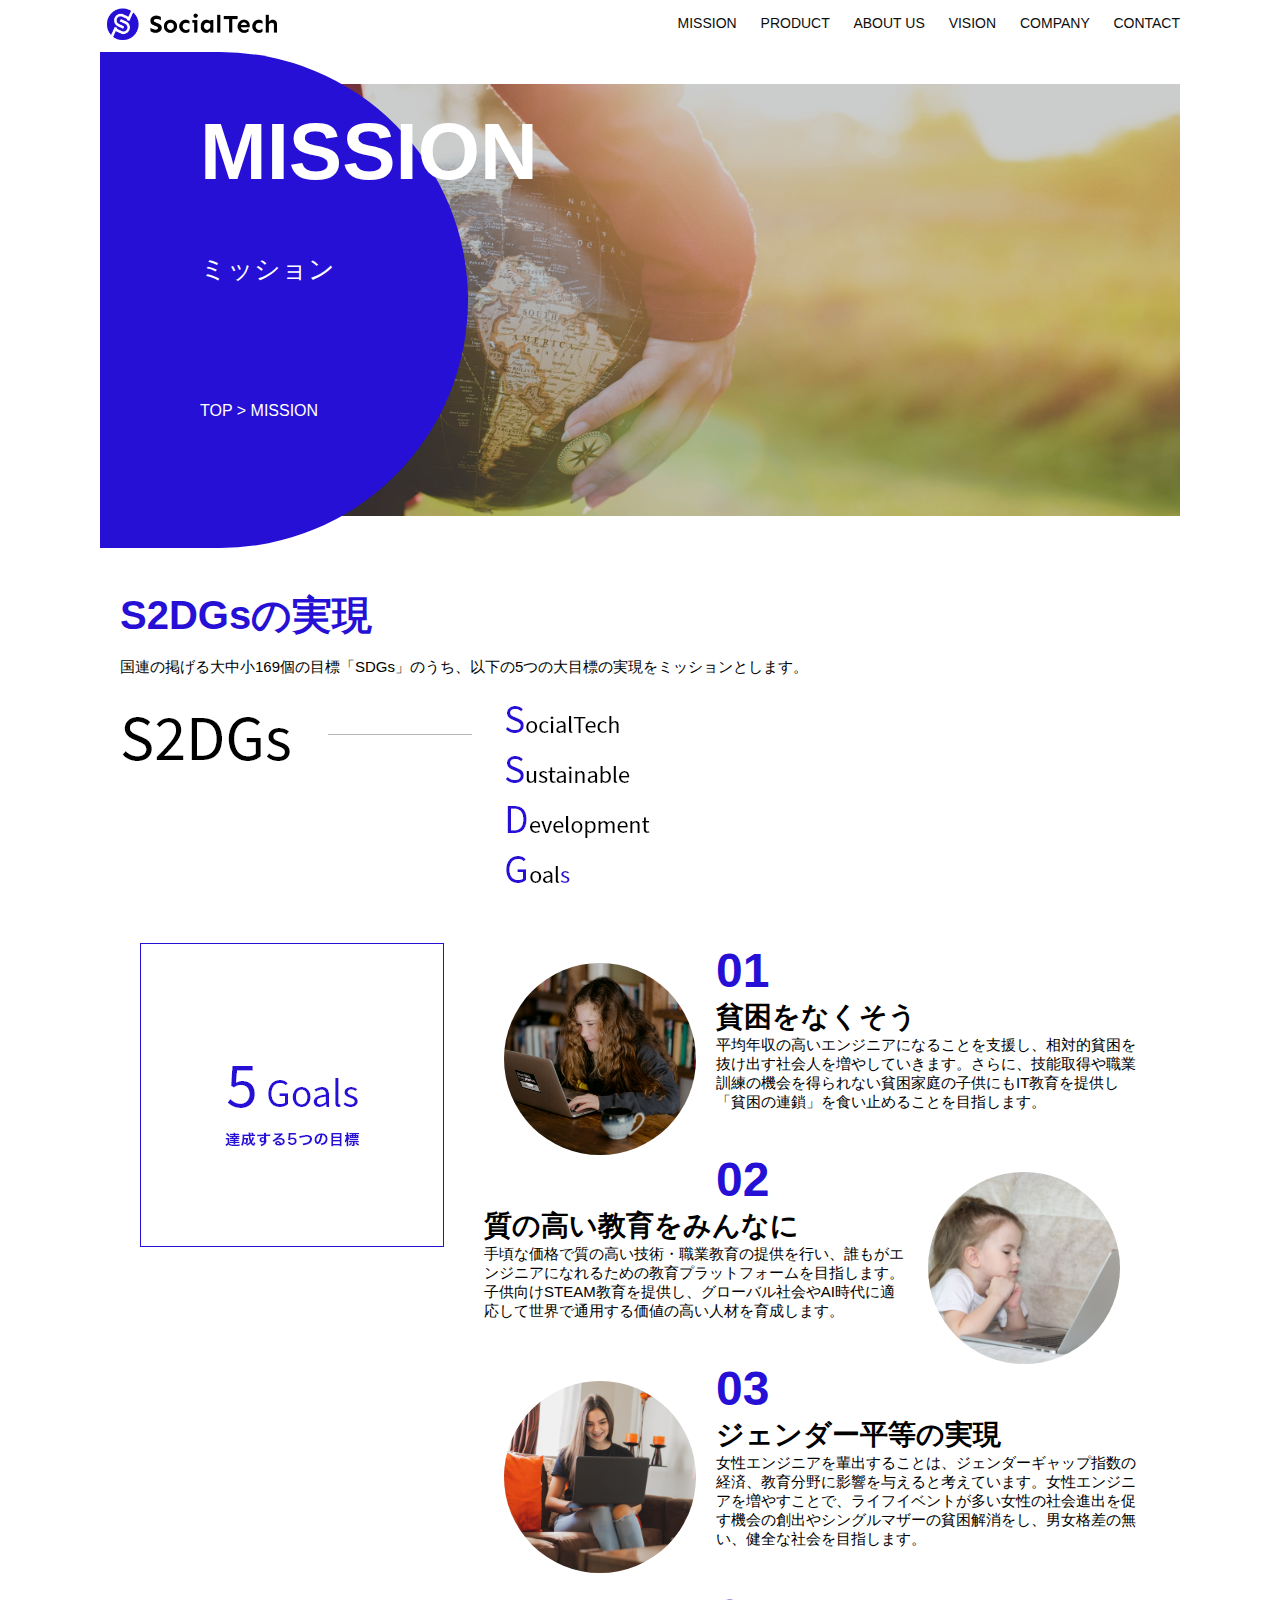
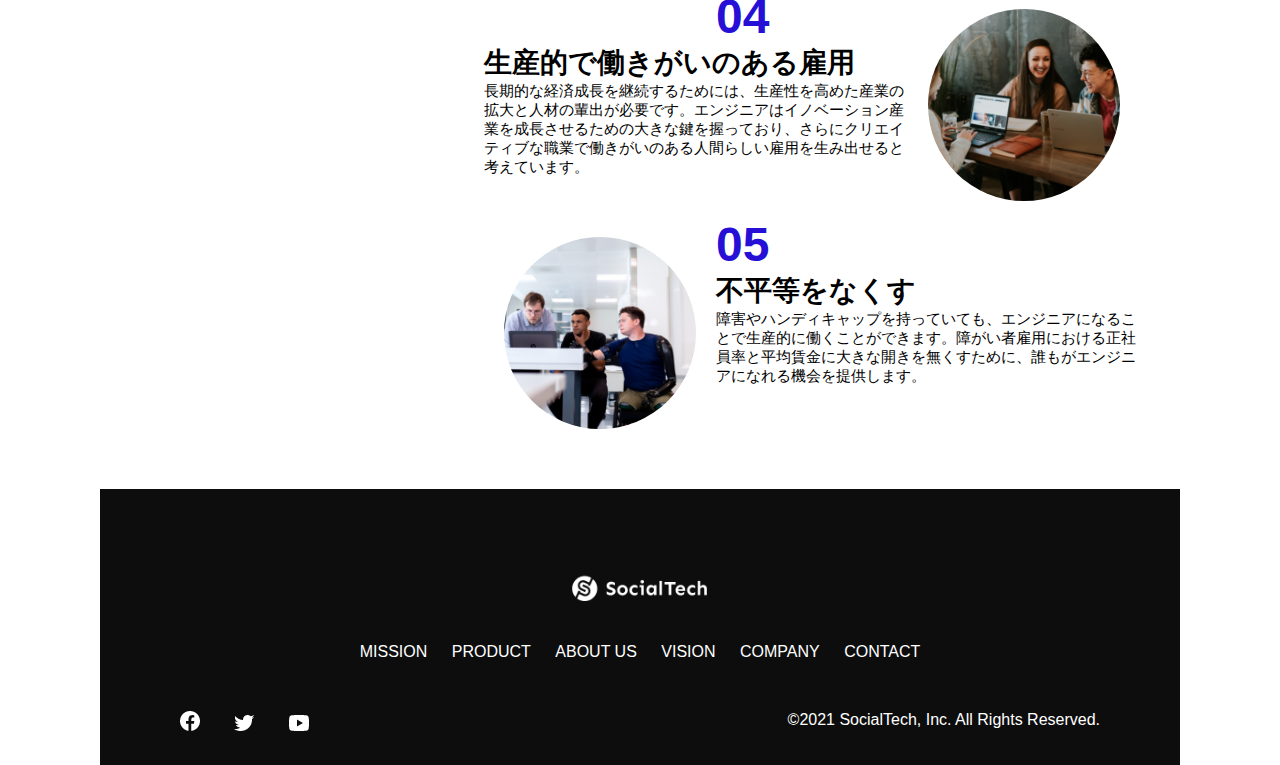
<file: kadai_tutorial_output/mission.html>
<!DOCTYPE html>
<html>

<head>
    <title>SocialTech - MISSON ミッション -</title>
    <meta charset="utf-8">
    <meta name="description" content="SocialTechが目指す5つの目標（S2DGs）を紹介します">
    <meta name="viewport" content="width=device-width, initial-scale=1.0">
    <link rel="stylesheet" href="style.css">
</head>

<body>
    <!-- ヘッダー -->
    <header>
        <!-- ロゴ -->
        <a href="index.html" id="logo"><img src="images/logo.png" alt="トップページに戻る"></a>

        <!-- PC用ナビゲーション -->
        <nav id="nav-pc">
            <a href="mission.html">MISSION</a>
            <a href="product.html">PRODUCT</a>
            <a href="index.html#aboutus">ABOUT US</a>
            <a href="index.html#vision">VISION</a>
            <a href="index.html#company">COMPANY</a>
            <a href="index.html#contact">CONTACT</a>
        </nav>

        <!-- スマホ用メニューボタン -->
        <img id="menu-sp" src="images/button-menu.png" alt="ナビゲーションを開く"
            onclick="document.getElementById('nav-sp').style.display = 'block'">

        <!-- スマホ用ナビゲーション -->
        <nav id="nav-sp">
            <img id="close" src="images/button-close.png" alt="ナビゲーションを閉じる"
                onclick="document.getElementById('nav-sp').style.display = 'none'">
            <a id="logo-sp" href="index.html" onclick="document.getElementById('nav-sp').style.display = 'none'"><img
                    src="images/logo-sp.png" alt="トップページに戻る"></a>
            <a class="menu" href="mission.html"
                onclick="document.getElementById('nav-sp').style.display = 'none'">MISSION</a>
            <a class="menu" href="product.html"
                onclick="document.getElementById('nav-sp').style.display = 'none'">PRODUCT</a>
            <a class="menu" href="index.html#aboutus"
                onclick="document.getElementById('nav-sp').style.display = 'none'">ABOUT US</a>
            <a class="menu" href="index.html#vision"
                onclick="document.getElementById('nav-sp').style.display = 'none'">VISION</a>
            <a class="menu" href="index.html#company"
                onclick="document.getElementById('nav-sp').style.display = 'none'">COMPANY</a>
            <a class="menu" href="index.html#contact"
                onclick="document.getElementById('nav-sp').style.display = 'none'">CONTACT</a>
            <div id="sns">
                <a href="https://www.facebook.com/sejuku2013"><img src="images/button-facebook.png"
                        alt="Facebookのリンク"></a>
                <a href="https://twitter.com/samuraijuku"><img src="images/button-twitter.png" alt="Twitterのリンク"></a>
                <a href="https://www.youtube.com/channel/UCCFOQO5aDK0xXam4cUQXT8g"><img src="images/button-youtube.png"
                        alt="YouTubeのリンク"></a>
            </div>
        </nav>
    </header>
    <main>
        <article>
            <section id="mission-main">
                <div id="mission-title">
                    <h1>MISSION</h1>
                    <span>ミッション</span>
                    <div>TOP > MISSION</div>
                </div>
            </section>
            <section id="mission-s2dgs">
                <h2 class="mission-h2">S2DGsの実現</h2>
                <p>国連の掲げる大中小169個の目標「SDGs」のうち、以下の5つの大目標の実現をミッションとします。</p>
                <img src="images/mission/mission-s2dgs.png" alt="S2DGs">
            </section>
            <section id="mission-5goals">
                <div>
                    <img id="s2dgs-image" src="images/mission/mission-5goals.png" alt="5Goals">
                </div>
                <div>
                    <div>
                        <img class="fivegoals-image-left" src="images/mission/mission-5goals01.png" alt="PCを操作する女の子">
                        <span class="fivegoals-number">01</span>
                        <h3 class="fivegoals-h3">貧困をなくそう</h3>
                        <p class="fivegoals-p">
                            平均年収の高いエンジニアになることを支援し、相対的貧困を抜け出す社会人を増やしていきます。さらに、技能取得や職業訓練の機会を得られない貧困家庭の子供にもIT教育を提供し「貧困の連鎖」を食い止めることを目指します。
                        </p>
                    </div>
                    <div>
                        <img class="fivegoals-image-right" src="images/mission/mission-5goals02.png"
                            alt="PCを見つめる小さい女の子">
                        <span class="fivegoals-number">02</span>
                        <h3 class="fivegoals-h3">質の高い教育をみんなに</h3>
                        <p class="fivegoals-p">
                            手頃な価格で質の高い技術・職業教育の提供を行い、誰もがエンジニアになれるための教育プラットフォームを目指します。子供向けSTEAM教育を提供し、グローバル社会やAI時代に適応して世界で通用する価値の高い人材を育成します。
                        </p>
                    </div>
                    <div>
                        <img class="fivegoals-image-left" src="images/mission/mission-5goals03.png" alt="PCを操作する女性">

                        <span class="fivegoals-number">03</span>
                        <h3 class="fivegoals-h3">ジェンダー平等の実現</h3>
                        <p class="fivegoals-p">
                            女性エンジニアを輩出することは、ジェンダーギャップ指数の経済、教育分野に影響を与えると考えています。女性エンジニアを増やすことで、ライフイベントが多い女性の社会進出を促す機会の創出やシングルマザーの貧困解消をし、男女格差の無い、健全な社会を目指します。
                        </p>
                    </div>
                    <div>
                        <img class="fivegoals-image-right" src="images/mission/mission-5goals04.png" alt="笑顔で話し合う3人の男女">
                        <span class="fivegoals-number">04</span>
                        <h3 class="fivegoals-h3">生産的で働きがいのある雇用</h3>
                        <p class="fivegoals-p">
                            長期的な経済成長を継続するためには、生産性を高めた産業の拡大と人材の輩出が必要です。エンジニアはイノベーション産業を成長させるための大きな鍵を握っており、さらにクリエイティブな職業で働きがいのある人間らしい雇用を生み出せると考えています。
                        </p>
                    </div>
                    <div>
                        <img class="fivegoals-image-left" src="images/mission/mission-5goals05.png"
                            alt="障害を持つ男性が生き生きと働く様子">
                        <span class="fivegoals-number">05</span>
                        <h3 class="fivegoals-h3">不平等をなくす</h3>
                        <p class="fivegoals-p">
                            障害やハンディキャップを持っていても、エンジニアになることで生産的に働くことができます。障がい者雇用における正社員率と平均賃金に大きな開きを無くすために、誰もがエンジニアになれる機会を提供します。
                        </p>
                    </div>
                </div>
            </section>
        </article>
        <footer>
            <div id="footer-logo">
                <img src="images/logo-sp.png" alt="SocialTech">
            </div>
            <div id="footer-link">
                <a href="mission.html">MISSION</a>
                <a href="product.html">PRODUCT</a>
                <a href="index.html#aboutus">ABOUT US</a>
                <a href="index.html#vision">VISION</a>
                <a href="index.html#company">COMPANY</a>
                <a href="index.html#contact">CONTACT</a>
            </div>
            <div id="sns-footer">
                <a href="https://www.facebook.com/sejuku2013"><img src="images/button-facebook.png"
                        alt="Facebookのリンク"></a>
                <a href="https://twitter.com/samuraijuku"><img src="images/button-twitter.png" alt="Twitterのリンク"></a>
                <a href="https://www.youtube.com/channel/UCCFOQO5aDK0xXam4cUQXT8g"><img src="images/button-youtube.png"
                        alt="YouTubeのリンク"></a>
                <span id="copyright">&copy;2021 SocialTech, Inc. All Rights Reserved. </span>
            </div>
        </footer>
    </main>
</body>

</html>
</file>
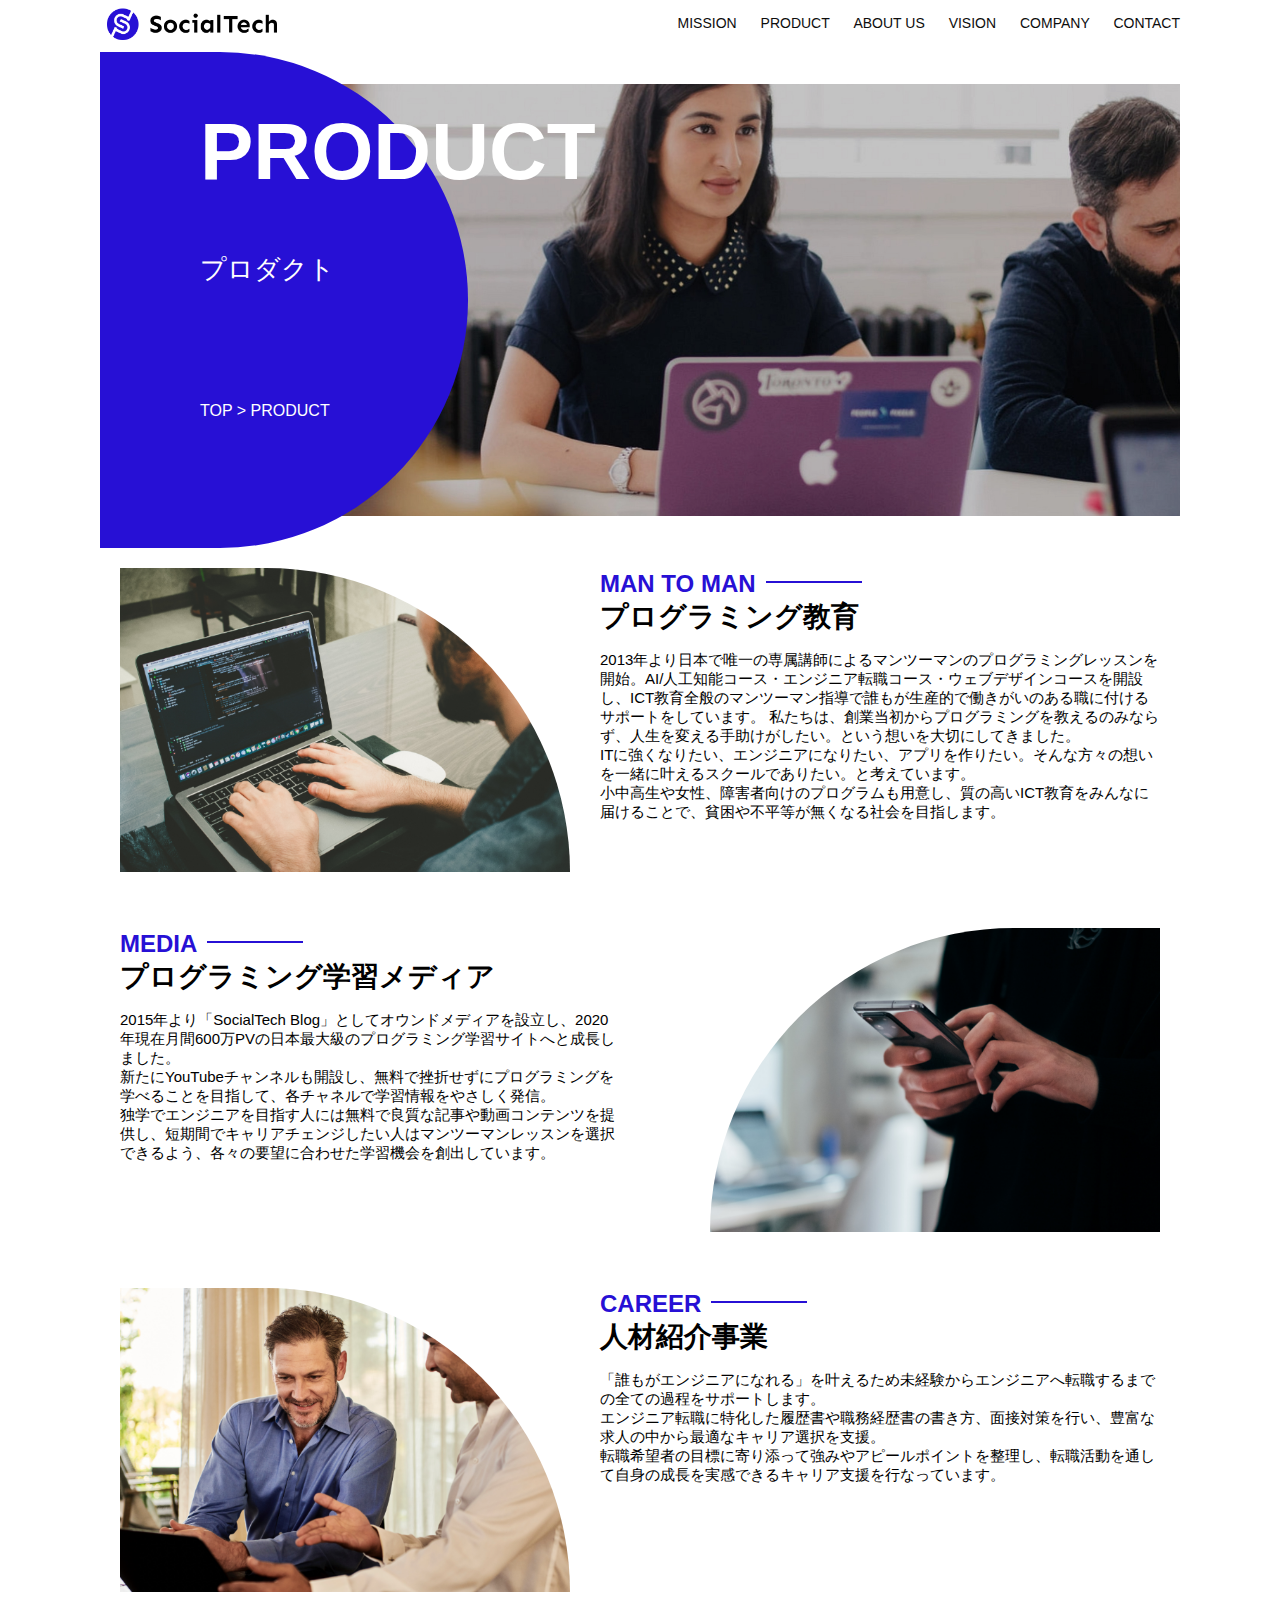
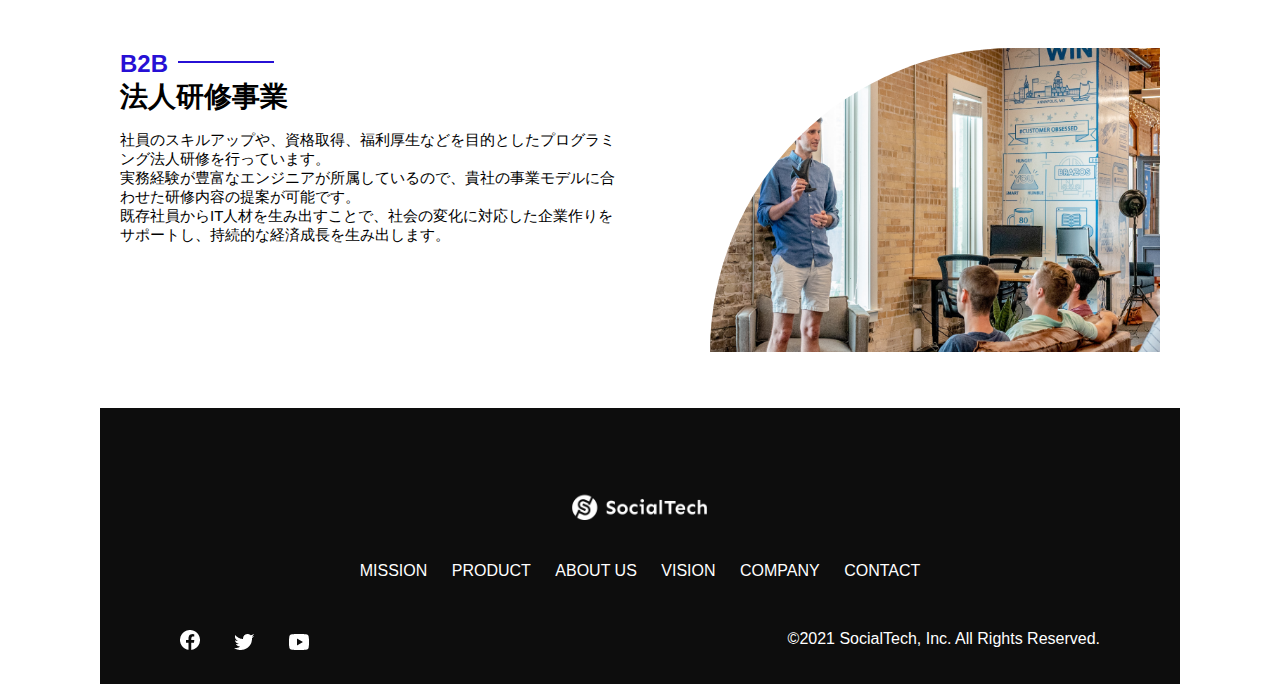
<file: kadai_tutorial_output/product.html>
<!DOCTYPE html>
<html>

<head>
    <title>SocialTech -PRODUCT プロダクト- </title>
    <meta charset="utf-8">
    <meta name="description" content="SocialTechの4つのプロダクトを紹介します">
    <meta name="viewport" content="width=device-width, initial-scale=1.0">
    <link rel="stylesheet" href="style.css">
</head>

<body>
    <!-- ヘッダー -->
    <header>
        <!-- ロゴ -->
        <a href="index.html" id="logo"><img src="images/logo.png" alt="トップページに戻る"></a>

        <!-- PC用ナビゲーション -->
        <nav id="nav-pc">
            <a href="mission.html">MISSION</a>
            <a href="product.html">PRODUCT</a>
            <a href="index.html#aboutus">ABOUT US</a>
            <a href="index.html#vision">VISION</a>
            <a href="index.html#company">COMPANY</a>
            <a href="index.html#contact">CONTACT</a>
        </nav>

        <!-- スマホ用メニューボタン -->
        <img id="menu-sp" src="images/button-menu.png" alt="ナビゲーションを開く"
            onclick="document.getElementById('nav-sp').style.display = 'block'">

        <!-- スマホ用ナビゲーション -->
        <nav id="nav-sp">
            <img id="close" src="images/button-close.png" alt="ナビゲーションを閉じる"
                onclick="document.getElementById('nav-sp').style.display = 'none'">
            <a id="logo-sp" href="index.html" onclick="document.getElementById('nav-sp').style.display = 'none'"><img
                    src="images/logo-sp.png" alt="トップページに戻る"></a>
            <a class="menu" href="mission.html"
                onclick="document.getElementById('nav-sp').style.display = 'none'">MISSION</a>
            <a class="menu" href="product.html"
                onclick="document.getElementById('nav-sp').style.display = 'none'">PRODUCT</a>
            <a class="menu" href="index.html#aboutus"
                onclick="document.getElementById('nav-sp').style.display = 'none'">ABOUT US</a>
            <a class="menu" href="index.html#vision"
                onclick="document.getElementById('nav-sp').style.display = 'none'">VISION</a>
            <a class="menu" href="index.html#company"
                onclick="document.getElementById('nav-sp').style.display = 'none'">COMPANY</a>
            <a class="menu" href="index.html#contact"
                onclick="document.getElementById('nav-sp').style.display = 'none'">CONTACT</a>
            <div id="sns">
                <a href="https://www.facebook.com/sejuku2013"><img src="images/button-facebook.png"
                        alt="Facebookのリンク"></a>
                <a href="https://twitter.com/samuraijuku"><img src="images/button-twitter.png" alt="Twitterのリンク"></a>
                <a href="https://www.youtube.com/channel/UCCFOQO5aDK0xXam4cUQXT8g"><img src="images/button-youtube.png"
                        alt="YouTubeのリンク"></a>
            </div>
        </nav>
    </header>
    <main>
        <article>
            <section id="product-main">
                <div id="product-title">
                    <h1>PRODUCT</h1>
                    <span>プロダクト</span>
                    <div>TOP > PRODUCT</div>
                </div>
            </section>
            <section class="product-section1">
                <img src="images/product/product-mantoman.png" alt="PCでコードを書く男性">
                <div>
                    <h2 class="product-h2">MAN TO MAN</h2>
                    <h3 class="product-h3">プログラミング教育</h3>
                    <p>2013年より日本で唯一の専属講師によるマンツーマンのプログラミングレッスンを開始。AI/人工知能コース・エンジニア転職コース・ウェブデザインコースを開設し、ICT教育全般のマンツーマン指導で誰もが生産的で働きがいのある職に付けるサポートをしています。
                        私たちは、創業当初からプログラミングを教えるのみならず、人生を変える手助けがしたい。という想いを大切にしてきました。<br>ITに強くなりたい、エンジニアになりたい、アプリを作りたい。そんな方々の想いを一緒に叶えるスクールでありたい。と考えています。<br>小中高生や女性、障害者向けのプログラムも用意し、質の高いICT教育をみんなに届けることで、貧困や不平等が無くなる社会を目指します。
                    </p>
                </div>
            </section>
            <section class="product-section2">
                <div>
                    <h2 class="product-h2">MEDIA</h2>
                    <h3 class="product-h3">プログラミング学習メディア</h3>
                    <p>2015年より「SocialTech
                        Blog」としてオウンドメディアを設立し、2020年現在月間600万PVの日本最大級のプログラミング学習サイトへと成長しました。<br>新たにYouTubeチャンネルも開設し、無料で挫折せずにプログラミングを学べることを目指して、各チャネルで学習情報をやさしく発信。<br>独学でエンジニアを目指す人には無料で良質な記事や動画コンテンツを提供し、短期間でキャリアチェンジしたい人はマンツーマンレッスンを選択できるよう、各々の要望に合わせた学習機会を創出しています。
                    </p>
                </div>
                <img src="images/product/product-media.png" alt="スマートフォンを操作する人">
            </section>
            <section class="product-section1">
                <img src="images/product/product-career.png" alt="笑顔で話し合う2人の男性">
                <div>
                    <h2 class="product-h2">CAREER</h2>
                    <h3 class="product-h3">人材紹介事業</h3>
                    <p>「誰もがエンジニアになれる」を叶えるため未経験からエンジニアへ転職するまでの全ての過程をサポートします。<br>エンジニア転職に特化した履歴書や職務経歴書の書き方、面接対策を行い、豊富な求人の中から最適なキャリア選択を支援。<br>転職希望者の目標に寄り添って強みやアピールポイントを整理し、転職活動を通して自身の成長を実感できるキャリア支援を行なっています。<br>
                    </p>
                </div>
            </section>
            <section class="product-section2">
                <div>
                    <h2 class="product-h2">B2B</h2>
                    <h3 class="product-h3">法人研修事業</h3>
                    <p>社員のスキルアップや、資格取得、福利厚生などを目的としたプログラミング法人研修を行っています。<br>実務経験が豊富なエンジニアが所属しているので、貴社の事業モデルに合わせた研修内容の提案が可能です。<br>既存社員からIT人材を生み出すことで、社会の変化に対応した企業作りをサポートし、持続的な経済成長を生み出します。
                    </p>
                </div>
                <img src="images/product/product-b2b.png" alt="講演中の男性とそれを聴く人々">
            </section>
        </article>
        <footer>
            <div id="footer-logo">
                <img src="images/logo-sp.png" alt="SocialTech">
            </div>
            <div id="footer-link">
                <a href="mission.html">MISSION</a>
                <a href="product.html">PRODUCT</a>
                <a href="index.html#aboutus">ABOUT US</a>
                <a href="index.html#vision">VISION</a>
                <a href="index.html#company">COMPANY</a>
                <a href="index.html#contact">CONTACT</a>
            </div>
            <div id="sns-footer">
                <a href="https://www.facebook.com/sejuku2013"><img src="images/button-facebook.png"
                        alt="Facebookのリンク"></a>
                <a href="https://twitter.com/samuraijuku"><img src="images/button-twitter.png" alt="Twitterのリンク"></a>
                <a href="https://www.youtube.com/channel/UCCFOQO5aDK0xXam4cUQXT8g"><img src="images/button-youtube.png"
                        alt="YouTubeのリンク"></a>
                <span id="copyright">&copy;2021 SocialTech, Inc. All Rights Reserved. </span>
            </div>
        </footer>
    </main>
</body>

</html>
</file>
<file: kadai_tutorial_output/style.css>
/* PC、スマホ共通スタイル */
body {
    font-family: "Source Sans Pro", "Hiragino Kaku Gothic ProN", Meiryo, Arial,
        sans-serif;
}

p {
    font-size: 15px;
}

.arrow-right {
    color: #2710d5;
}

#submit {
    margin-top: 50px;
}

/*================
 PC用のスタイル
=================*/
@media screen and (min-width: 768px) {

 /* PC用カルーセル設定 */
 .carousel {
    width: 885px;
    margin-left: 20px;
  }

  .carouselImg {
    width: 885px;
  }


    /* 横幅設定 */
    body {
        max-width: 1080px;
        min-width: 900px;
        margin: 0 auto 0 auto;
    }

    /* ヘッダー */
    header {
        display: flex;
        justify-content: space-between;
    }

    /* ナビゲーションのレイアウト */
    #nav-pc {
        font-size: 14px;
        padding-top: 15px;
    }

    /* ナビゲーションのリンクの装飾設定 */
    #nav-pc > a {
        text-decoration: none;
        margin-left: 20px;
    }
    #nav-pc > a:link {
        color: #0d0d0d;
    }
    #nav-pc > a:visited {
        color: #0d0d0d;
    }
    #nav-pc > a:hover {
        color: #0d0d0d;
        text-decoration: underline;
    }
    #nav-pc > a:active {
        color: #0d0d0d;
    }

    /* スマホ用ナビを非表示 */
    #nav-sp,
    #menu-sp {
        display: none;
    }

    /* メインビジュアル*/
    #main-visual {
        position: relative;
        height: 400px;
    }
    #main-message {
        position: absolute;
        top: 0;
        left: 0;
        background-color: #2710d5;
        color: #ffffff;
        border-radius: 0 0 476px 0;
        max-width: 620px;
        height: 100%;
        width: 100%;
        z-index: 11;
    }
    #main-message > h1 {
        font-size: 60px;
        font-weight: bold;
        margin: 100px 0 0 50px;
    }

    #main-message > p {
        font-size: 28px;
        margin: 0 0 0 50px;
    }
    #main-visual > img {
        max-width: 620px;
        border-radius: 476px 0 0 0;
        position: absolute;
        top: 0;
        right: 0;
        z-index: 10;
    }

    /*見出し*/
    h2 {
        margin: 40px 0 0 0;
    }

    h2::after {
        content: url("images/line.png");
        margin-left: 10px;
    }

    h3 {
        font-size: 27px;
    }

    /* ミッション */
    #mission {
        margin: 80px auto 80px auto;
        width: 100%;
    }

    #mission-flex {
        width: 100%;
        display: flex;
    }

    #mission-flex > div {
        width: 50%;
        margin: 20px;
    }

    #mission-photo {
        width: 100%;
    }

    #s2dgs {
        margin-top: 50px;
        width: 100%;
    }

    /* プロダクト */
    #product {
        background-color: #fafafa;
        margin: 80px 0 80px 0;
        padding: 10px 40px 0px 40px;
    }

    /* 外枠 */
    #product > div {
        margin-top: 40px;
        display: flex;
    }

    /* 左のカラム */
    #product-left {
        width: 50%;
        margin-right: 20px;
    }

    /* 右のカラム */
    #product-right {
        width: 50%;
        margin-left: 20px;
        margin-top: 80px;
    }

    /* 写真＋説明の枠 */
    #product-left > div {
        position: relative;
        height: 480px;
        margin-right: 20px;
    }
    #product-right > div {
        position: relative;
        height: 480px;
        margin-left: 20px;
    }

    /* 写真*/
    .product-photo {
        width: 100%;
    }

    /* 説明文の枠 */
    .product-explain {
        background-color: #ffffff;
        position: absolute;
        left: 0;
        top: 280px;
        margin: 0 40px 0 40px;
        padding: 20px;
        box-shadow: 5px 5px 10px rgba(0, 0, 0, 0.05);
    }

    /* 説明文の英語 */
    .product-explain > span {
        color: #2710d5;
        font-weight: bold;
        font-size: 16px;
        margin: 0px;
    }

    /* 説明文の見出し */
    .product-explain > h3 {
        font-size: 20px;
        margin: 5px 0 5px 0;
    }

    /* 説明文 */
    .product-explain > p {
        font-size: 14px;
        margin: 0;
    }

    /* もっと見るボタン */
    #product-more {
        margin: 0 auto -42px auto;
    }

    /* ABOUT US */
    #aboutus {
        margin: 80px auto 80px auto;
    }

    /* ３つの組織文化と写真を入れる枠 */
    #aboutus > div {
        display: flex;
    }

    /* 写真 */
    .culture-img {
        width: 100%;
        align-self: flex-start;
    }

    .culture-img2 {
        margin-top: 50px;
        width: 100%;
    }

    /* 3つの組織文化の表 */
    .culture-table {
        margin-right: 50px;
    }

    /* 番号 */
    .culture-num {
        font-size: 80px;
        color: #2710d5;
        margin: 0 20px 0 0;
    }

    /* 組織文化英語 */
    .culture-en {
        color: #2710d5;
        font-weight: bold;
        font-size: 24px;
        display: block;
    }

    /* 組織文化日本語 */
    .culture-jp {
        font-size: 28px;
        font-weight: bold;
    }

    /* 説明文 */
    .culture-description {
        margin: 0;
    }

    /* ビジョン */
    #vision {
        margin: 80px auto 80px auto;
    }

    /* セクション内の外枠*/
    #vision > div {
        width: 100%;
        display: flex;
        justify-content: space-between;
        flex-wrap: wrap;
    }

    /*7つの行動指針の枠*/
    .vision-box {
        width: 300px;
        height: 300px;
        margin-bottom: 30px;
        position: relative;
    }

    .vision-box > img {
        width: 100%;
        height: auto;
        position: absolute;
        top: 0;
        left: 0;
        z-index: 30;
    }

    .vision-box > span {
        position: absolute;
        top: 0;
        left: 0;
        z-index: 31;
        margin-right: 20px;
    }

    .vision-box > span > h4 {
        color: #2710d5;
        font-size: 19px;
        margin: 80px 0 0 0;
    }

    .vision-box > span > h4::first-letter {
        font-size: 40px;
    }

    .vision-box > span > h5 {
        font-size: 20px;
        margin: 0 0 0 0;
    }

    .vision-box > span > p {
        margin: 10px 0 0 0;
    }

    /*会社概要*/
    #company {
        margin: 80px auto 80px auto;
    }

    #company-table {
        width: 100%;
    }

    .tableheader {
        text-align: left;
        padding: 20px;
        border-bottom-color: #2710d5;
        border-bottom-width: 1px;
        border-bottom-style: solid;
        width: 100px;
    }

    .tableheader-first {
        text-align: left;
        padding: 20px;
        border-bottom-color: #2710d5;
        border-bottom-width: 1px;
        border-bottom-style: solid;
        border-top-color: #2710d5;
        border-top-width: 1px;
        border-top-style: solid;
        width: 100px;
    }

    .cell {
        padding: 30px;
        border-bottom-color: #ececec;
        border-bottom-width: 1px;
        border-bottom-style: solid;
    }
    .cell-first {
        padding: 30px;
        border-bottom-color: #ececec;
        border-bottom-width: 1px;
        border-bottom-style: solid;
        border-top-color: #ececec;
        border-top-width: 1px;
        border-top-style: solid;
    }

    #company > iframe {
        width: 100%;
        height: 368px;
        margin-top: 40px;
    }

    /* お問い合わせ */
    #contact {
        margin: 80px auto 80px auto;
    }

    /* 外枠 */
    #contact > form > div {
        display: flex;
        flex-direction: row;
        flex-wrap: wrap;
        padding-bottom: 30px;
    }

    /* 左列　見出し */
    .contact-heading {
        width: 240px;
        align-self: center;
    }
    /* 見出しのラベル */
    .contact-label {
        font-weight: bold;
    }
    /* 必須 */
    .contact-span {
        color: #ce2222;
        margin: 0 0 0 20px;
        font-weight: bold;
    }
    /* テキストボックス */
    .contact-textbox {
        border-top: 0px;
        border-left: 0px;
        border-right: 0px;
        border-bottom-width: 1px;
        border-bottom-color: #707070;
        border-style: solid;
        background-color: #fafafa;
        height: 56px;
        width: 400px;
    }

    /* お問い合わせ内容のテキストエリア */
    .contact-textarea {
        border-top: 0px;
        border-left: 0px;
        border-right: 0px;
        border-bottom-width: 1px;
        border-bottom-color: #707070;
        background-color: #fafafa;
        width: 400px;
        height: 200px;
    }

    /* 個人情報の取り扱い */
    details {
        width: 700px;
    }
    details > div {
        background-color: #fafafa;
        padding: 20px;
    }

    details > div > span {
        font-weight: bold;
    }

    /* フッター */
    footer {
        background-color: #0d0d0d;
        text-align: center;
        padding: 80px 80px 30px 80px;
    }

    #footer-logo {
        margin-bottom: 30px;
    }

    #footer-link {
        margin-bottom: 50px;
    }
    #footer-link > a {
        text-decoration: none;
        margin: 10px;
    }
    #footer-link > a:link {
        color: #ffffff;
    }
    #footer-link > a:visited {
        color: #ffffff;
    }
    #footer-link > a:hover {
        color: #ffffff;
        text-decoration: underline;
    }
    #footer-link > a:active {
        color: #ffffff;
    }

    #sns-footer {
        text-align: left;
        width: 100%;
    }
    #sns-footer > a {
        margin-right: 30px;
    }

    #copyright {
        color: #ffffff;
        float: right;
    }

    /* mission.html用スタイル */
    /* ミッションのメインビジュアル */
    #mission-main {
        height: 496px;
        width: 100%;
        background-image: url("images/mission/mission-main.png");
        background-repeat: no-repeat;
        background-position-y: center;
    }

    #mission-title {
        background-color: #2710d5;
        width: 368px;
        color: #ffffff;
        height: 496px;
        border-radius: 0 248px 248px 0;
        position: relative;
    }
    #mission-title > h1 {
        position: absolute;
        top: 0;
        left: 100px;
        font-size: 80px;
    }

    #mission-title > span {
        position: absolute;
        top: 200px;
        left: 100px;
        font-size: 26px;
    }

    #mission-title > div {
        position: absolute;
        top: 350px;
        left: 100px;
        font-size: 16px;
    }

    #mission-s2dgs {
        width: 100%;
        margin: 20px;
    }

    .mission-h2 {
        color: #2710d5;
        font-size: 40px;
    }

    .mission-h2::after {
        content: none;
    }

    #mission-5goals {
        margin: 20px;
        display: flex;
    }
    #mission-5goals > div {
        flex-grow: 1;
        padding: 20px;
    }

    #mission-5goals > div > div {
        margin-bottom: 40px;
    }

    .fivegoals-image-right {
        float: right;
        margin: 20px;
    }

    .fivegoals-image-left {
        float: left;
        margin: 20px;
    }

    .fivegoals-number {
        color: #2710d5;
        font-size: 48px;
        font-weight: bold;
        margin: 0;
    }

    .fivegoals-h3 {
        font-size: 28px;
        margin: 0;
    }
    .fivegoals-p {
        margin: 0;
    }

    /* プロダクトページ */
    #product-main {
        height: 496px;
        width: 100%;
        background-image: url("images/product/product-main.png");
        background-repeat: no-repeat;
        background-position-y: center;
    }

    #product-title {
        background-color: #2710d5;
        width: 368px;
        color: #ffffff;
        height: 496px;
        border-radius: 0 248px 248px 0;
        position: relative;
    }
    #product-title > h1 {
        position: absolute;
        top: 0;
        left: 100px;
        font-size: 80px;
    }

    #product-title > span {
        position: absolute;
        top: 200px;
        left: 100px;
        font-size: 26px;
    }

    #product-title > div {
        position: absolute;
        top: 350px;
        left: 100px;
        font-size: 16px;
    }

    /* セクション1 */
    .product-section1 {
        position: relative;
        margin: 20px;
        height: 340px;
    }

    .product-section1 > img {
        position: absolute;
        top: 0;
        left: 0;
        width: 450px;
        margin: 0 40px 30px 0;
        border-radius: 0 432px 0 0;
    }

    .product-section1 > div {
        position: absolute;
        top: 0;
        left: 480px;
    }

    /*セクション２*/

    .product-section2 {
        position: relative;
        margin: 20px;
        height: 340px;
    }

    .product-section2 > img {
        position: absolute;
        top: 0;
        right: 0;
        width: 450px;
        margin: 0 0 30px 40px;
        border-radius: 432px 0 0 0;
    }

    .product-section2 > div {
        width: 500px;
        position: absolute;
        top: 0;
        left: 0;
    }

    .product-h2 {
        color: #2710d5;
        font-size: 24px;
        margin: 0;
    }

    .product-h3 {
        font-size: 28px;
        margin: 0;
    }
}

/*====================
 スマートフォン用のスタイル
=====================*/
@media screen and (max-width: 767px) {

   /* スマホ用カルーセル設定 */
   .carousel {
    width: 375px;
    margin: 0 auto 0 auto;
  }

  .carouselImg {
    width: 375px;
  }

    body {
        min-width: 375px;
        margin: 0;
    }

    /* PC用ナビゲーション非表示 */
    #nav-pc {
        display: none;
    }

    /* ハンバーガーメニュー */
    #menu-sp {
        top: 0px;
        right: 0px;
    }

    /* スマホ用ナビゲーションの表示切替*/
    /* 初期状態、レイアウトと非表示設定 */
    #nav-sp {
        background-color: #2710d5;
        position: absolute;
        left: 0;
        top: 0;
        height: 100%;
        width: 100%;
        display: none;
        z-index: 100;
    }

    /* ×ボタン */
    #close {
        position: absolute;
        top: 20px;
        right: 20px;
    }

    /* ナビゲーションメニュー用ロゴ */
    #logo-sp {
        margin: 80px 0 30px 20px;
    }

    /* ナビゲーションのリンクの装飾設定 */
    #nav-sp > a {
        display: block;
    }

    #nav-sp > a:link {
        color: #ffffff;
    }
    #nav-sp > a:visited {
        color: #ffffff;
    }
    #nav-sp > a:hover {
        color: #ffffff;
        text-decoration: underline;
    }
    #nav-sp > a:active {
        color: #ffffff;
    }

    #nav-sp > .menu {
        text-decoration: none;
        display: block;
        margin: 0 20px 0 20px;
        height: 44px;
        font-size: 16px;
        background-image: url("images/arrow.png");
        background-repeat: no-repeat;
        background-position: right top;
    }

    #sns {
        position: absolute;
        bottom: 20px;
        left: 20px;
    }
    #sns > a {
        margin-right: 30px;
    }

    /* メインビジュアル */
    #main-visual {
        position: relative;
        height: 470px;
        width: 100%;
        overflow: hidden;
    }
    #main-visual > div {
        position: absolute;
        top: 0;
        left: 0;
        background-color: #2710d5;
        color: white;
        border-radius: 0 0 476px 0;
        text-align: center;
        height: 280px;
        width: 100%;
        z-index: 11;
    }
    #main-visual > div > h1 {
        font-size: 28px;
        margin: 90px 0 0 0;
    }

    #main-visual > div > p {
        margin: 0;
    }

    #main-visual > img {
        width: 100%;
        border-radius: 476px 0 0 0;

        z-index: 10;
        position: absolute;
        bottom: 0;
        right: 0;
    }

    /*見出し*/
    h2::after {
        content: url("images/line.png");
        margin-left: 10px;
    }

    h3 {
        font-size: 24px;
        margin: 10px 0 0 0;
    }

    /* ミッション */
    #mission {
        margin: 20px;
    }

    #mission-photo {
        width: 100%;
    }

    #s2dgs {
        width: 100%;
    }

    /* プロダクト */
    #product {
        background-color: #fafafa;
        padding-top: 10px;
    }

    #product h2 {
        margin-left: 20px;
    }
    /* 外枠 */
    /* 左右のカラム　スマホでは縦並び */
    #product-left,
    #product-right {
        margin-right: 20px;
        margin-left: 20px;
    }

    /* 写真＋説明の枠 */
    #product-left > div,
    #product-right > div {
        position: relative;
        height: 540px;
    }

    /* 説明文の枠 */
    .product-explain {
        background-color: #ffffff;
        position: absolute;
        left: 0;
        bottom: 50px;
        padding: 20px;
        box-shadow: 5px 5px 10px rgba(0, 0, 0, 0.05);
    }

    .product-explain > span {
        color: #2710d5;
        font-weight: bold;
        font-size: 16px;
        margin: 0px;
    }

    .product-explain > h3 {
        margin: 10px 0 10px 0;
    }

    /* 写真*/
    .product-photo {
        width: 100%;
    }

    #product-more > img {
        margin: 0 0 -42px 20px;
    }

    /* ABOUT US */
    #aboutus {
        margin: 80px 20px 80px 20px;
    }

    #aboutus > div {
        display: flex;
        flex-direction: column;
    }

    .culture-table {
        width: 100%;
        padding-right: 20px;
        order: 2;
    }

    .culture-img {
        width: 100%;
        order: 1;
    }

    .culture-img2 {
        width: 100%;
    }
    .culture-num {
        font-size: 80px;
        color: #2710d5;
    }

    .culture-en {
        color: #2710d5;
        font-weight: bold;
        font-size: 24px;
        display: block;
    }

    .culture-jp {
        display: block;
    }

    .culture-description {
        margin: 0;
    }

    /* ビジョン */
    #vision {
        margin: 80px 20px 80px 20px;
    }

    .vision-box {
        width: 300px;
        height: 300px;
        margin-bottom: 30px;
        position: relative;
    }

    .vision-box > img {
        width: 100%;
        height: auto;
        position: absolute;
        top: 0;
        left: 0;
        z-index: 30;
    }

    .vision-box > span {
        position: absolute;
        top: 0;
        left: 0;
        z-index: 31;
        margin-right: 20px;
    }

    .vision-box > span > h4 {
        color: #2710d5;
        font-size: 19px;
        margin: 60px 0 0 0;
    }

    .vision-box > span > h5 {
        font-size: 20px;
        margin: 0 0 0 0;
    }
    .vision-box > span > p {
        margin: 10px 0 0 0;
    }

    /*会社概要*/
    #company {
        margin: 0 20px 0 20px;
    }

    #company > h3 {
        margin-bottom: 20px;
    }

    #company-table {
        width: 100%;
    }

    .tableheader-first {
        text-align: left;
        padding: 20px;
        border-bottom-color: #2710d5;
        border-bottom-width: 1px;
        border-bottom-style: solid;
        border-top-color: #2710d5;
        border-top-width: 1px;
        border-top-style: solid;
        width: 50px;
    }
    .tableheader {
        text-align: left;
        padding: 20px;
        border-bottom-color: #2710d5;
        border-bottom-width: 1px;
        border-bottom-style: solid;
        width: 50px;
    }

    .cell-first {
        padding: 20px;
        border-bottom-color: #ececec;
        border-bottom-width: 1px;
        border-bottom-style: solid;
        border-top-color: #ececec;
        border-top-width: 1px;
        border-top-style: solid;
    }
    .cell {
        padding: 20px;
        border-bottom-color: #ececec;
        border-bottom-width: 1px;
        border-bottom-style: solid;
    }

    #company > iframe {
        width: 100%;
        height: 240px;
        margin: 40px 0 0 0;
    }

    /* お問い合わせ */
    #contact {
        margin: 80px 20px 80px 20px;
    }

    #contact > h3 {
        margin-bottom: 20px;
    }

    #contact > form > div {
        margin-bottom: 20px;
    }

    .contact-heading {
        margin-bottom: 20px;
    }

    /* ラベル */
    .contact-label {
        font-weight: bold;
    }

    /* 必須 */
    .contact-span {
        color: #ce2222;
        margin: 0 0 0 20px;
        font-weight: bold;
    }

    .contact-textbox {
        height: 56px;
        border-top: 0px;
        border-left: 0px;
        border-right: 0px;
        background-color: #fafafa;
        border-bottom-width: 1px;
        border-bottom-color: #707070;
        border-style: solid;
        min-width: 300px;
        width: 100%;
    }

    .contact-textarea {
        height: 150px;
        border-top: 0px;
        border-left: 0px;
        border-right: 0px;
        background-color: #fafafa;
        width: 100%;
    }

    .radiobutton {
        margin-bottom: 20px;
    }

    /* .radiobutton + label::after {
        content: "\A";
        white-space: pre;
    } */

    /* フッター */
    footer {
        background-color: #0d0d0d;
        padding: 30px 20px 50px 20px;
    }

    #footer-logo {
        margin-bottom: 30px;
    }

    #footer-link {
        margin-bottom: 50px;
    }
    #footer-link > a {
        text-decoration: none;
        margin: 0 20px 30px 0;
        display: block;

        background-image: url("images/arrow.png");
        background-repeat: no-repeat;
        background-position: right top;
    }
    #footer-link > a:link {
        color: #ffffff;
    }
    #footer-link > a:visited {
        color: #ffffff;
    }
    #footer-link > a:hover {
        color: #ffffff;
        text-decoration: underline;
    }
    #footer-link > a:active {
        color: #ffffff;
    }

    #sns-footer > a {
        margin-right: 30px;
    }
    #copyright {
        font-size: 12px;
        display: block;
        margin-top: 30px;
        color: #ffffff;
    }

    /* mission.html用スタイル */
    /* ミッションのメインビジュアル */
    #mission-main {
        height: 256px;
        width: 100%;
        background-image: url("images/mission/mission-main.png");
        background-repeat: no-repeat;
        background-position-y: center;
        background-size: auto 208px;
    }

    #mission-title {
        background-color: #2710d5;
        width: 136px;
        color: #ffffff;
        height: 256px;
        border-radius: 0 248px 248px 0;
        position: relative;
    }
    #mission-title > h1 {
        position: absolute;
        top: 0;
        left: 20px;
        font-size: 40px;
    }

    #mission-title > span {
        position: absolute;
        top: 110px;
        left: 20px;
        font-size: 18px;
    }

    #mission-title > div {
        position: absolute;
        top: 180px;
        left: 20px;
        font-size: 13px;
    }
    /* ミッションページ　S2DGSの設定 */
    #mission-s2dgs {
        margin: 20px;
    }

    .mission-h2 {
        color: #2710d5;
        font-size: 38px;
        margin: 0px;
    }

    .mission-h2::after {
        content: none;
    }

    #mission-s2dgs > img {
        width: 100%;
    }

    #section-s2dgs > img {
        width: 100%;
    }

    /* ミッションページ　5つのゴールの設定 */
    #mission-5goals {
        margin: 20px;
    }

    #mission-5goals > div > div {
        margin-bottom: 40px;
    }

    #s2dgs-image {
        width: 100%;
    }
    .fivegoals-image-right {
        margin: 20px auto 20px auto;
        display: block;
    }

    .fivegoals-image-left {
        margin: 20px auto 20px auto;
        display: block;
    }

    .fivegoals-number {
        color: #2710d5;
        font-size: 48px;
        margin: 0;
    }

    .fivegoals-h3 {
        font-size: 28px;
        margin: 0;
    }
    .fivegoals-p {
        margin: 0;
    }

    /* プロダクトページ */

    #product-main {
        height: 256px;
        width: 100%;
        background-image: url("images/product/product-main.png");
        background-repeat: no-repeat;
        background-position-y: center;
        background-size: auto 208px;
    }

    #product-title {
        background-color: #2710d5;
        width: 136px;
        color: #ffffff;
        height: 256px;
        border-radius: 0 248px 248px 0;
        position: relative;
    }
    #product-title > h1 {
        position: absolute;
        top: 0;
        left: 20px;
        font-size: 40px;
    }

    #product-title > span {
        position: absolute;
        top: 110px;
        left: 20px;
        font-size: 18px;
    }

    #product-title > div {
        position: absolute;
        top: 180px;
        left: 20px;
        font-size: 13px;
    }

    .product-section1 {
        margin: 20px;
    }

    .product-section1 > img {
        width: 100%;
        border-radius: 0 300px 0 0;
    }



    .product-section2 {
        margin: 20px;

        display: flex;
        flex-direction: column;
    }

    .product-section2 > img {
        order: 1;
        width: 100%;
        border-radius: 300px 0 0 0;
    }

    .product-section2 > div {
        order: 2;
    }

    .product-h2 {
        color: #2710d5;
        font-size: 24px;
        /* width: 250px; */
        margin: 0;
    }

    .product-h3 {
        font-size: 28px;
        margin: 0;
    }
}
</file>
